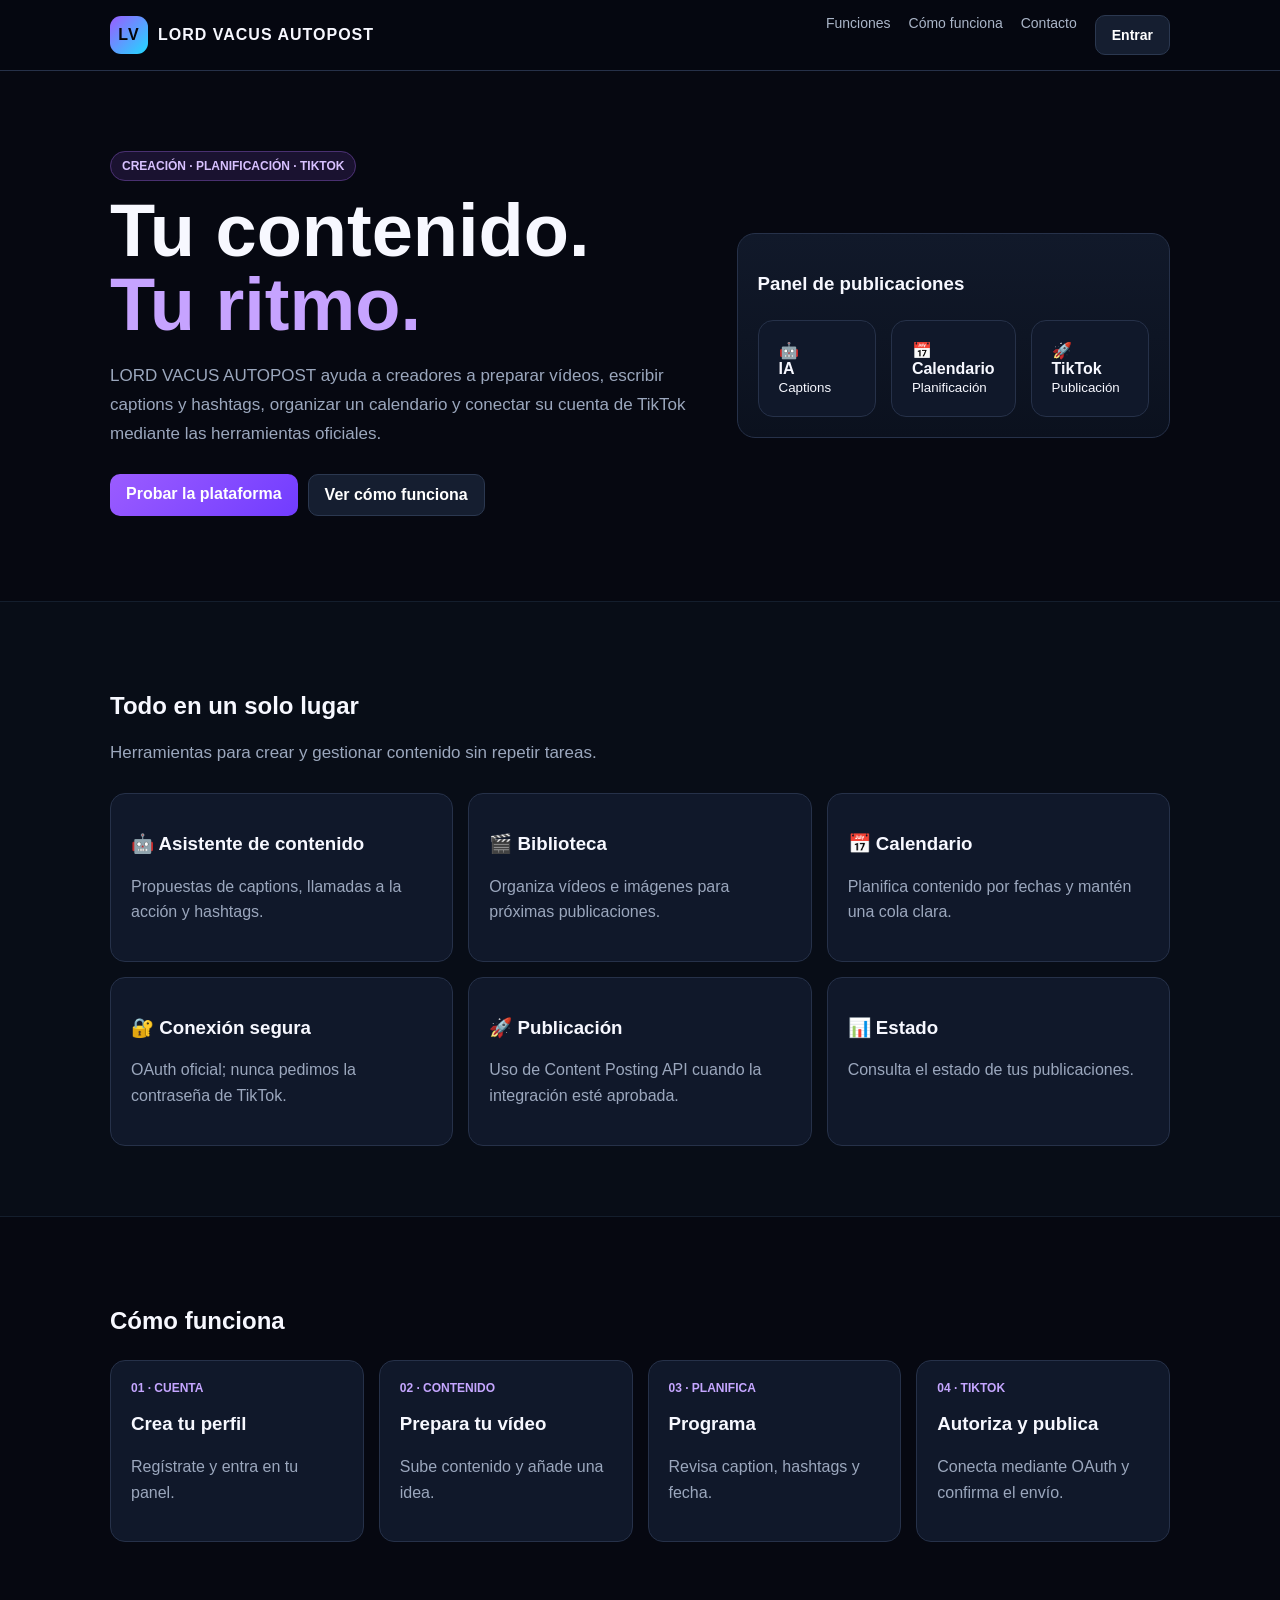
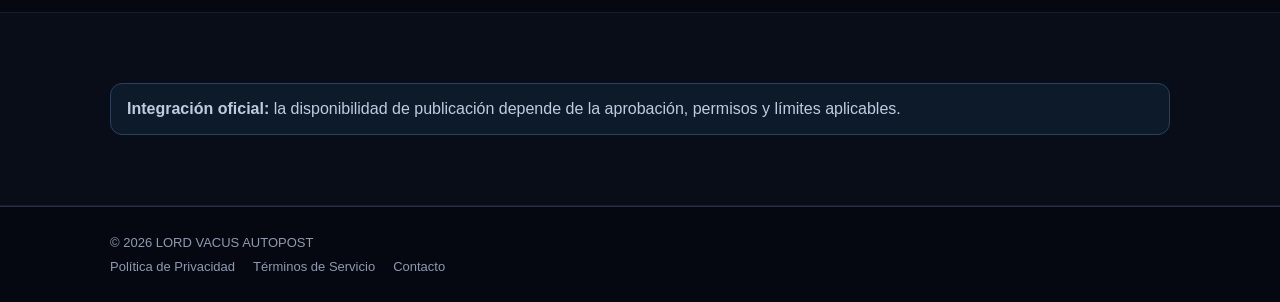
<file: index.html>
<!doctype html><html lang="es"><head><meta charset="utf-8"><meta name="viewport" content="width=device-width,initial-scale=1"><title>Plataforma para creadores · LORD VACUS AUTOPOST</title><meta name="description" content="Plataforma para creadores de LORD VACUS AUTOPOST."><link rel="stylesheet" href="style.css"></head><body><header><div class="wrap nav"><a class="brand" href="index.html"><span class="mark">LV</span>LORD VACUS AUTOPOST</a><nav class="links"><a href="index.html#features">Funciones</a><a href="index.html#how">Cómo funciona</a><a href="contact.html">Contacto</a><a class="btn" href="app.html">Entrar</a></nav></div></header><main><section class="hero"><div class="wrap grid"><div><span class="eyebrow">CREACIÓN · PLANIFICACIÓN · TIKTOK</span><h1>Tu contenido.<br><span class="grad">Tu ritmo.</span></h1><p>LORD VACUS AUTOPOST ayuda a creadores a preparar vídeos, escribir captions y hashtags, organizar un calendario y conectar su cuenta de TikTok mediante las herramientas oficiales.</p><div class="actions"><a class="btn primary" href="app.html">Probar la plataforma</a><a class="btn" href="#how">Ver cómo funciona</a></div></div><div class="mock"><h3>Panel de publicaciones</h3><div class="cards"><div class="feature">🤖<br><b>IA</b><br><small>Captions</small></div><div class="feature">📅<br><b>Calendario</b><br><small>Planificación</small></div><div class="feature">🚀<br><b>TikTok</b><br><small>Publicación</small></div></div></div></div></section><section id="features" class="section alt"><div class="wrap"><h2>Todo en un solo lugar</h2><p class="lead">Herramientas para crear y gestionar contenido sin repetir tareas.</p><div class="features"><div class="feature"><h3>🤖 Asistente de contenido</h3><p>Propuestas de captions, llamadas a la acción y hashtags.</p></div><div class="feature"><h3>🎬 Biblioteca</h3><p>Organiza vídeos e imágenes para próximas publicaciones.</p></div><div class="feature"><h3>📅 Calendario</h3><p>Planifica contenido por fechas y mantén una cola clara.</p></div><div class="feature"><h3>🔐 Conexión segura</h3><p>OAuth oficial; nunca pedimos la contraseña de TikTok.</p></div><div class="feature"><h3>🚀 Publicación</h3><p>Uso de Content Posting API cuando la integración esté aprobada.</p></div><div class="feature"><h3>📊 Estado</h3><p>Consulta el estado de tus publicaciones.</p></div></div></div></section><section id="how" class="section"><div class="wrap"><h2>Cómo funciona</h2><div class="steps"><div class="step"><div class="num">01 · CUENTA</div><h3>Crea tu perfil</h3><p>Regístrate y entra en tu panel.</p></div><div class="step"><div class="num">02 · CONTENIDO</div><h3>Prepara tu vídeo</h3><p>Sube contenido y añade una idea.</p></div><div class="step"><div class="num">03 · PLANIFICA</div><h3>Programa</h3><p>Revisa caption, hashtags y fecha.</p></div><div class="step"><div class="num">04 · TIKTOK</div><h3>Autoriza y publica</h3><p>Conecta mediante OAuth y confirma el envío.</p></div></div></div></section><section class="section alt"><div class="wrap"><div class="notice"><b>Integración oficial:</b> la disponibilidad de publicación depende de la aprobación, permisos y límites aplicables.</div></div></section></main><footer><div class="wrap">© 2026 LORD VACUS AUTOPOST<div class="footerlinks"><a href="privacy.html">Política de Privacidad</a><a href="terms.html">Términos de Servicio</a><a href="contact.html">Contacto</a></div></div></footer></body></html>
</file>
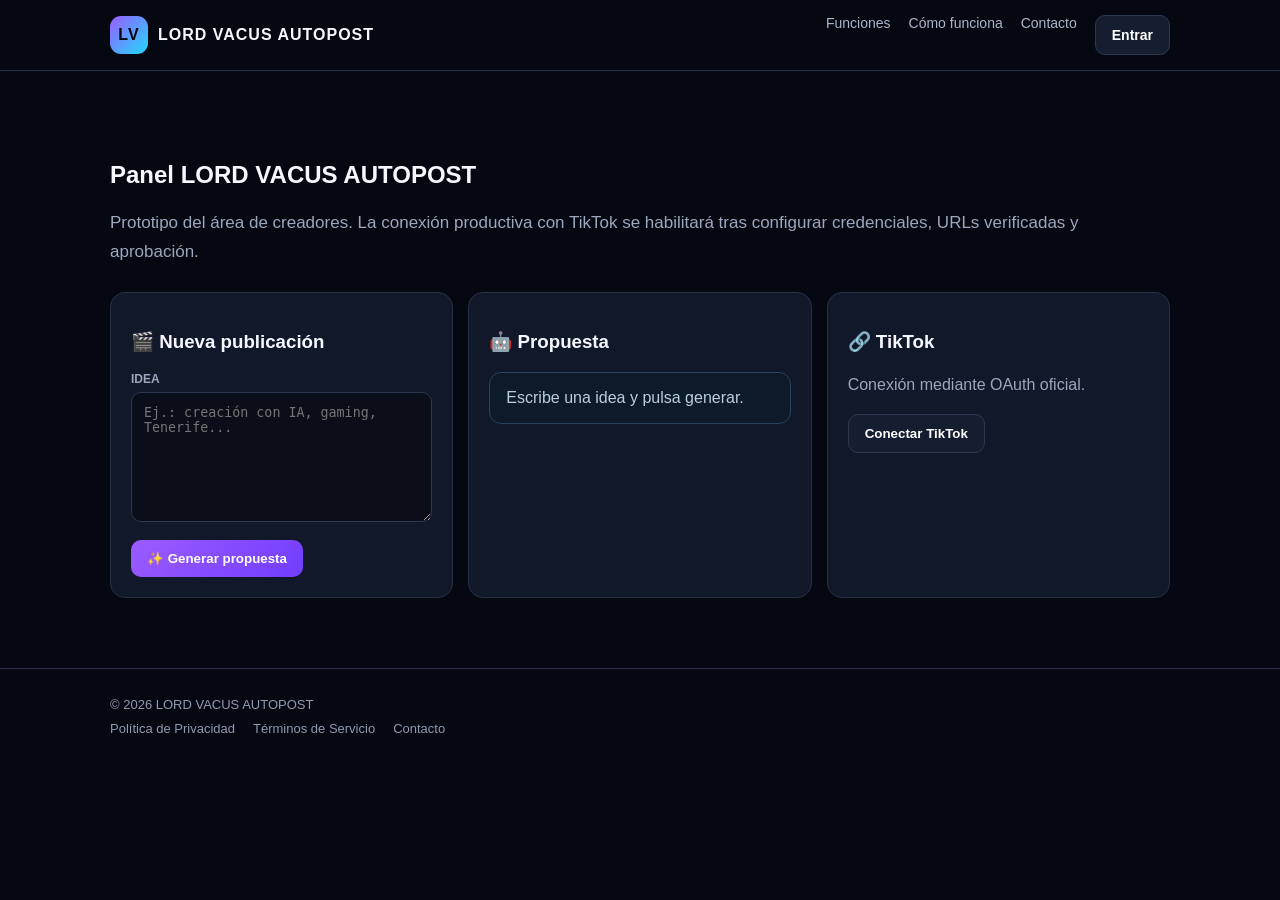
<file: app.html>
<!doctype html><html lang="es"><head><meta charset="utf-8"><meta name="viewport" content="width=device-width,initial-scale=1"><title>Aplicación · LORD VACUS AUTOPOST</title><meta name="description" content="Plataforma para creadores de LORD VACUS AUTOPOST."><link rel="stylesheet" href="style.css"></head><body><header><div class="wrap nav"><a class="brand" href="index.html"><span class="mark">LV</span>LORD VACUS AUTOPOST</a><nav class="links"><a href="index.html#features">Funciones</a><a href="index.html#how">Cómo funciona</a><a href="contact.html">Contacto</a><a class="btn" href="app.html">Entrar</a></nav></div></header><main><section class="section"><div class="wrap"><h1>Panel LORD VACUS AUTOPOST</h1><p class="lead">Prototipo del área de creadores. La conexión productiva con TikTok se habilitará tras configurar credenciales, URLs verificadas y aprobación.</p><div class="features"><div class="feature"><h3>🎬 Nueva publicación</h3><div class="field"><label>IDEA</label><textarea id="idea" placeholder="Ej.: creación con IA, gaming, Tenerife..."></textarea></div><button class="btn primary" onclick="gen()">✨ Generar propuesta</button></div><div class="feature"><h3>🤖 Propuesta</h3><div id="out" class="notice">Escribe una idea y pulsa generar.</div></div><div class="feature"><h3>🔗 TikTok</h3><p>Conexión mediante OAuth oficial.</p><button class="btn" onclick="window.location.href='https://lord-vacus-tiktok-oauth.javibriluc.workers.dev/oauth/login'">Conectar TikTok</button></div></div></div></section></main><script>function gen(){let x=document.getElementById("idea").value.trim()||"una nueva creación";document.getElementById("out").innerHTML="<b>Caption sugerido</b><br><br>🔥 "+x+" 🔥<br><br>Creado con LORD VACUS AUTOPOST.<br><br>#lordvacus #ia #inteligenciaartificial #tiktok #fyp"}</script><footer><div class="wrap">© 2026 LORD VACUS AUTOPOST<div class="footerlinks"><a href="privacy.html">Política de Privacidad</a><a href="terms.html">Términos de Servicio</a><a href="contact.html">Contacto</a></div></div></footer></body></html>
</file>
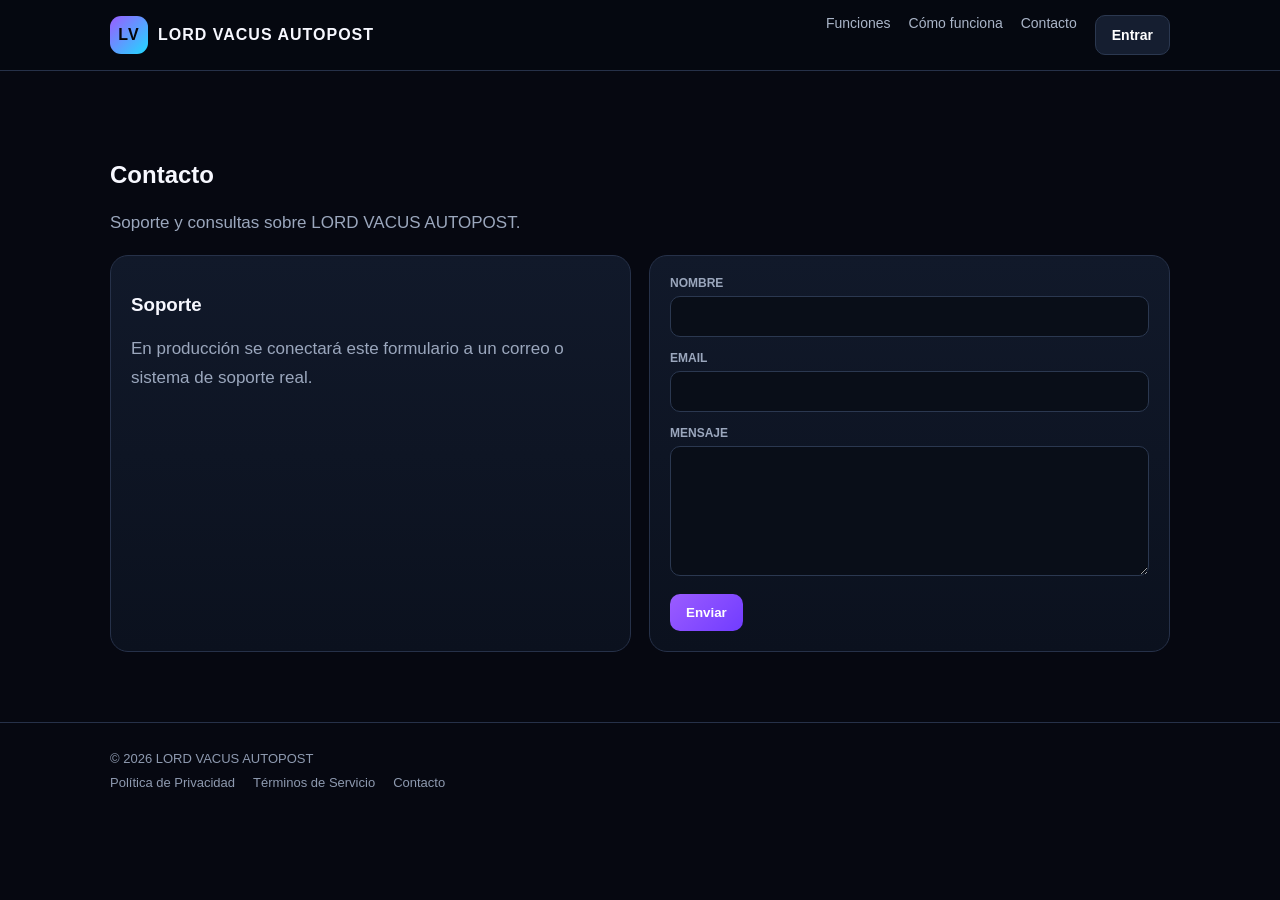
<file: contact.html>
<!doctype html><html lang="es"><head><meta charset="utf-8"><meta name="viewport" content="width=device-width,initial-scale=1"><title>Contacto · LORD VACUS AUTOPOST</title><meta name="description" content="Plataforma para creadores de LORD VACUS AUTOPOST."><link rel="stylesheet" href="style.css"></head><body><header><div class="wrap nav"><a class="brand" href="index.html"><span class="mark">LV</span>LORD VACUS AUTOPOST</a><nav class="links"><a href="index.html#features">Funciones</a><a href="index.html#how">Cómo funciona</a><a href="contact.html">Contacto</a><a class="btn" href="app.html">Entrar</a></nav></div></header><main><section class="section"><div class="wrap"><h1>Contacto</h1><p class="lead">Soporte y consultas sobre LORD VACUS AUTOPOST.</p><div class="contact"><div class="card"><h3>Soporte</h3><p class="lead">En producción se conectará este formulario a un correo o sistema de soporte real.</p></div><form class="card" onsubmit="event.preventDefault();alert('Formulario de demostración. Configura un correo de soporte real antes de publicar.');"><div class="field"><label>NOMBRE</label><input required></div><div class="field"><label>EMAIL</label><input type="email" required></div><div class="field"><label>MENSAJE</label><textarea required></textarea></div><button class="btn primary">Enviar</button></form></div></div></section></main><footer><div class="wrap">© 2026 LORD VACUS AUTOPOST<div class="footerlinks"><a href="privacy.html">Política de Privacidad</a><a href="terms.html">Términos de Servicio</a><a href="contact.html">Contacto</a></div></div></footer></body></html>
</file>
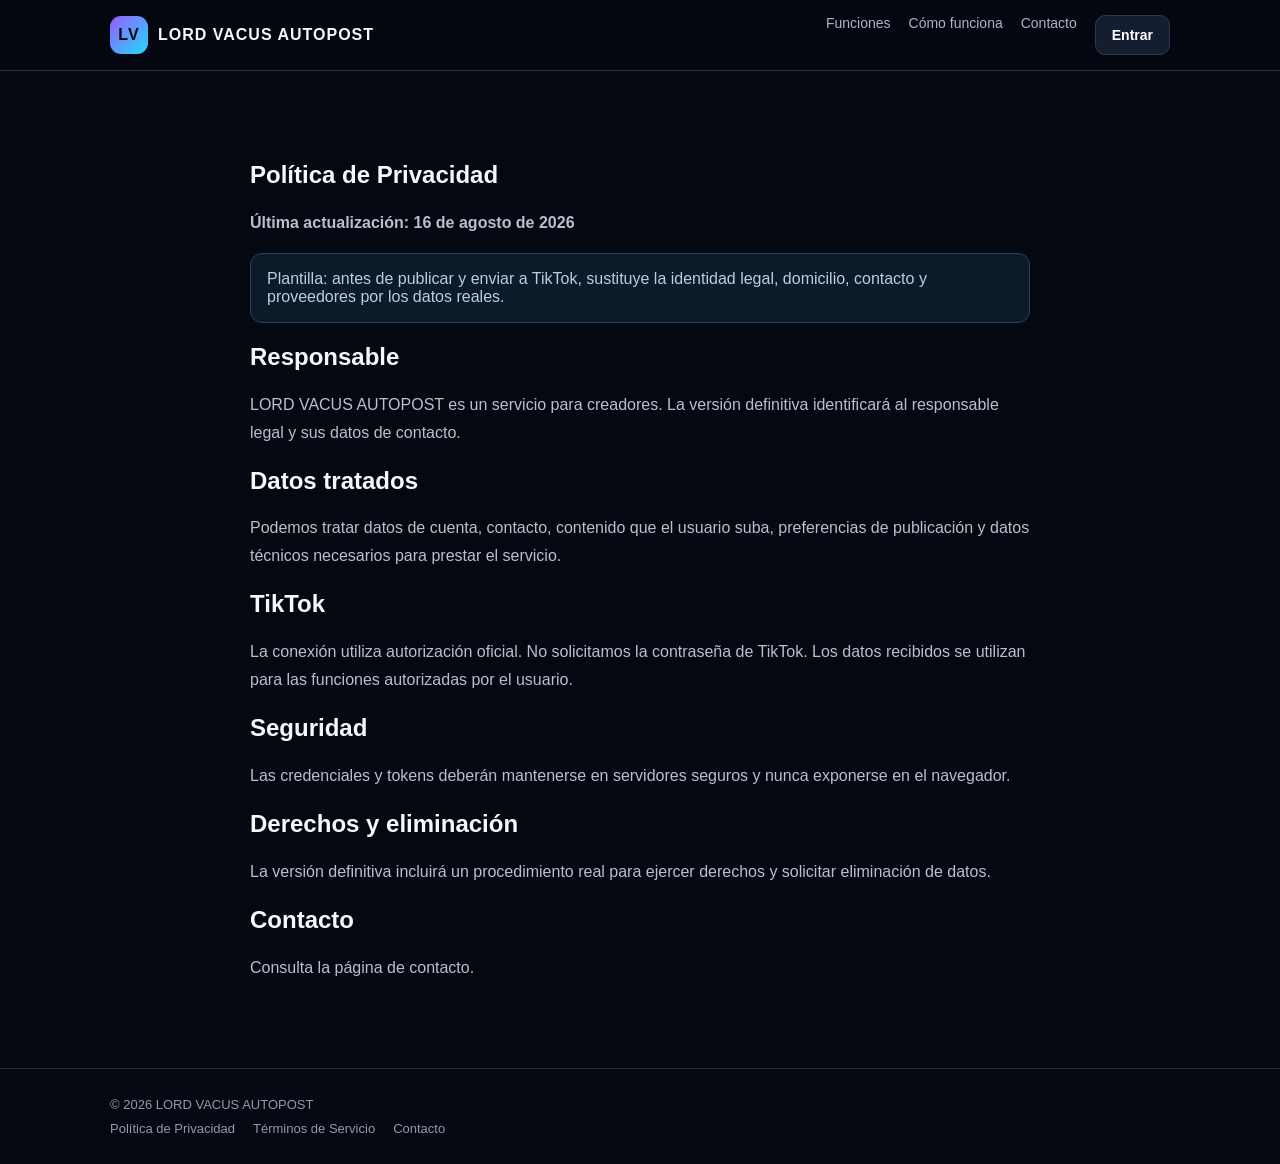
<file: privacy.html>
<!doctype html><html lang="es"><head><meta charset="utf-8"><meta name="viewport" content="width=device-width,initial-scale=1"><title>Política de Privacidad · LORD VACUS AUTOPOST</title><meta name="description" content="Plataforma para creadores de LORD VACUS AUTOPOST."><link rel="stylesheet" href="style.css"></head><body><header><div class="wrap nav"><a class="brand" href="index.html"><span class="mark">LV</span>LORD VACUS AUTOPOST</a><nav class="links"><a href="index.html#features">Funciones</a><a href="index.html#how">Cómo funciona</a><a href="contact.html">Contacto</a><a class="btn" href="app.html">Entrar</a></nav></div></header><main><article class="legal"><h1>Política de Privacidad</h1><p><b>Última actualización: 16 de agosto de 2026</b></p><div class="notice">Plantilla: antes de publicar y enviar a TikTok, sustituye la identidad legal, domicilio, contacto y proveedores por los datos reales.</div><h2>Responsable</h2><p>LORD VACUS AUTOPOST es un servicio para creadores. La versión definitiva identificará al responsable legal y sus datos de contacto.</p><h2>Datos tratados</h2><p>Podemos tratar datos de cuenta, contacto, contenido que el usuario suba, preferencias de publicación y datos técnicos necesarios para prestar el servicio.</p><h2>TikTok</h2><p>La conexión utiliza autorización oficial. No solicitamos la contraseña de TikTok. Los datos recibidos se utilizan para las funciones autorizadas por el usuario.</p><h2>Seguridad</h2><p>Las credenciales y tokens deberán mantenerse en servidores seguros y nunca exponerse en el navegador.</p><h2>Derechos y eliminación</h2><p>La versión definitiva incluirá un procedimiento real para ejercer derechos y solicitar eliminación de datos.</p><h2>Contacto</h2><p>Consulta la página de contacto.</p></article></main><footer><div class="wrap">© 2026 LORD VACUS AUTOPOST<div class="footerlinks"><a href="privacy.html">Política de Privacidad</a><a href="terms.html">Términos de Servicio</a><a href="contact.html">Contacto</a></div></div></footer></body></html>
</file>
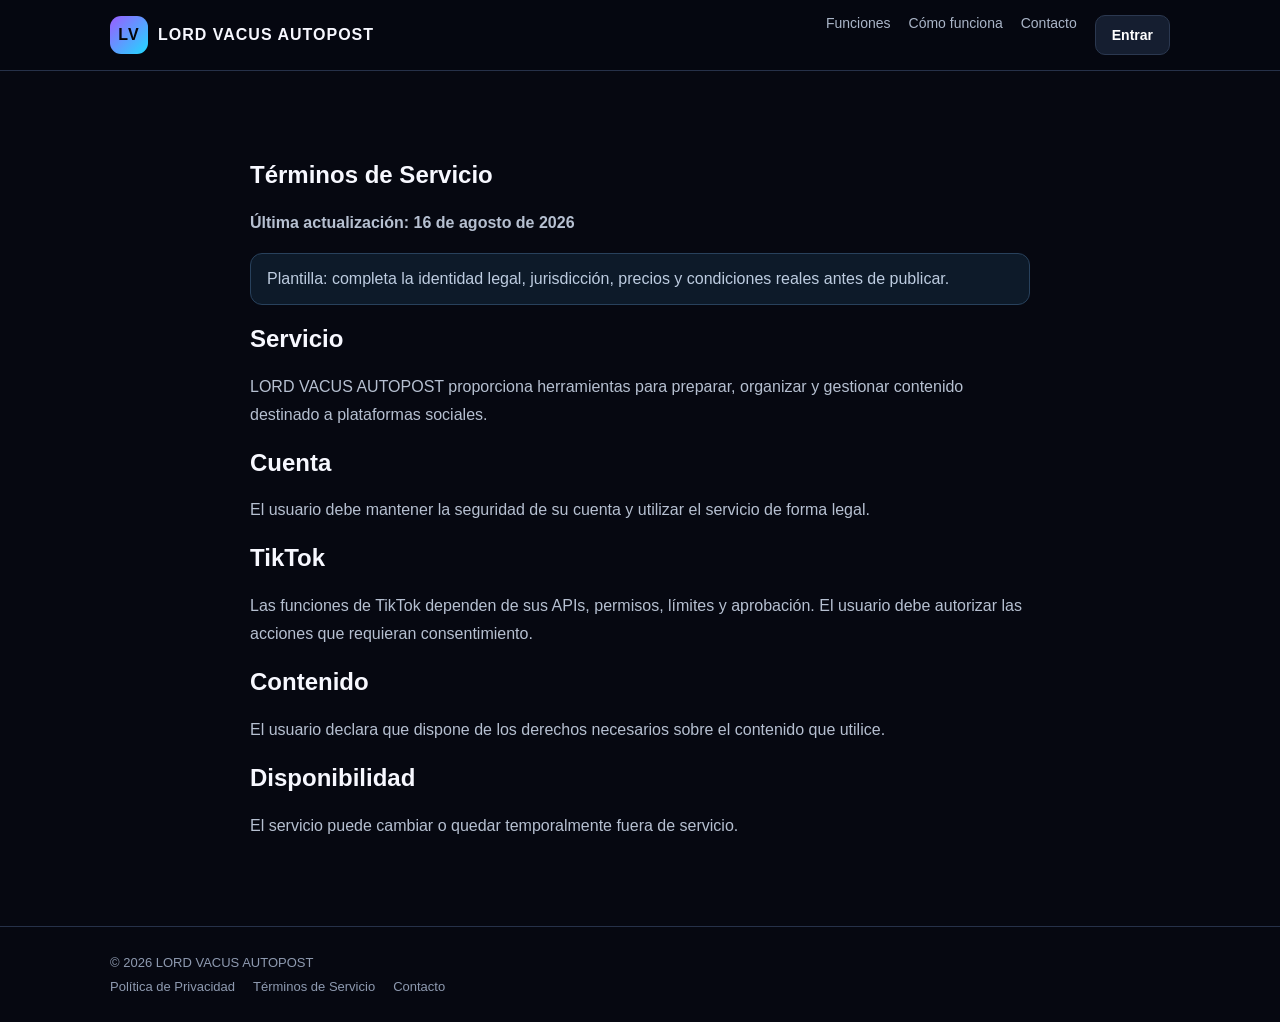
<file: terms.html>
<!doctype html><html lang="es"><head><meta charset="utf-8"><meta name="viewport" content="width=device-width,initial-scale=1"><title>Términos de Servicio · LORD VACUS AUTOPOST</title><meta name="description" content="Plataforma para creadores de LORD VACUS AUTOPOST."><link rel="stylesheet" href="style.css"></head><body><header><div class="wrap nav"><a class="brand" href="index.html"><span class="mark">LV</span>LORD VACUS AUTOPOST</a><nav class="links"><a href="index.html#features">Funciones</a><a href="index.html#how">Cómo funciona</a><a href="contact.html">Contacto</a><a class="btn" href="app.html">Entrar</a></nav></div></header><main><article class="legal"><h1>Términos de Servicio</h1><p><b>Última actualización: 16 de agosto de 2026</b></p><div class="notice">Plantilla: completa la identidad legal, jurisdicción, precios y condiciones reales antes de publicar.</div><h2>Servicio</h2><p>LORD VACUS AUTOPOST proporciona herramientas para preparar, organizar y gestionar contenido destinado a plataformas sociales.</p><h2>Cuenta</h2><p>El usuario debe mantener la seguridad de su cuenta y utilizar el servicio de forma legal.</p><h2>TikTok</h2><p>Las funciones de TikTok dependen de sus APIs, permisos, límites y aprobación. El usuario debe autorizar las acciones que requieran consentimiento.</p><h2>Contenido</h2><p>El usuario declara que dispone de los derechos necesarios sobre el contenido que utilice.</p><h2>Disponibilidad</h2><p>El servicio puede cambiar o quedar temporalmente fuera de servicio.</p></article></main><footer><div class="wrap">© 2026 LORD VACUS AUTOPOST<div class="footerlinks"><a href="privacy.html">Política de Privacidad</a><a href="terms.html">Términos de Servicio</a><a href="contact.html">Contacto</a></div></div></footer></body></html>
</file>
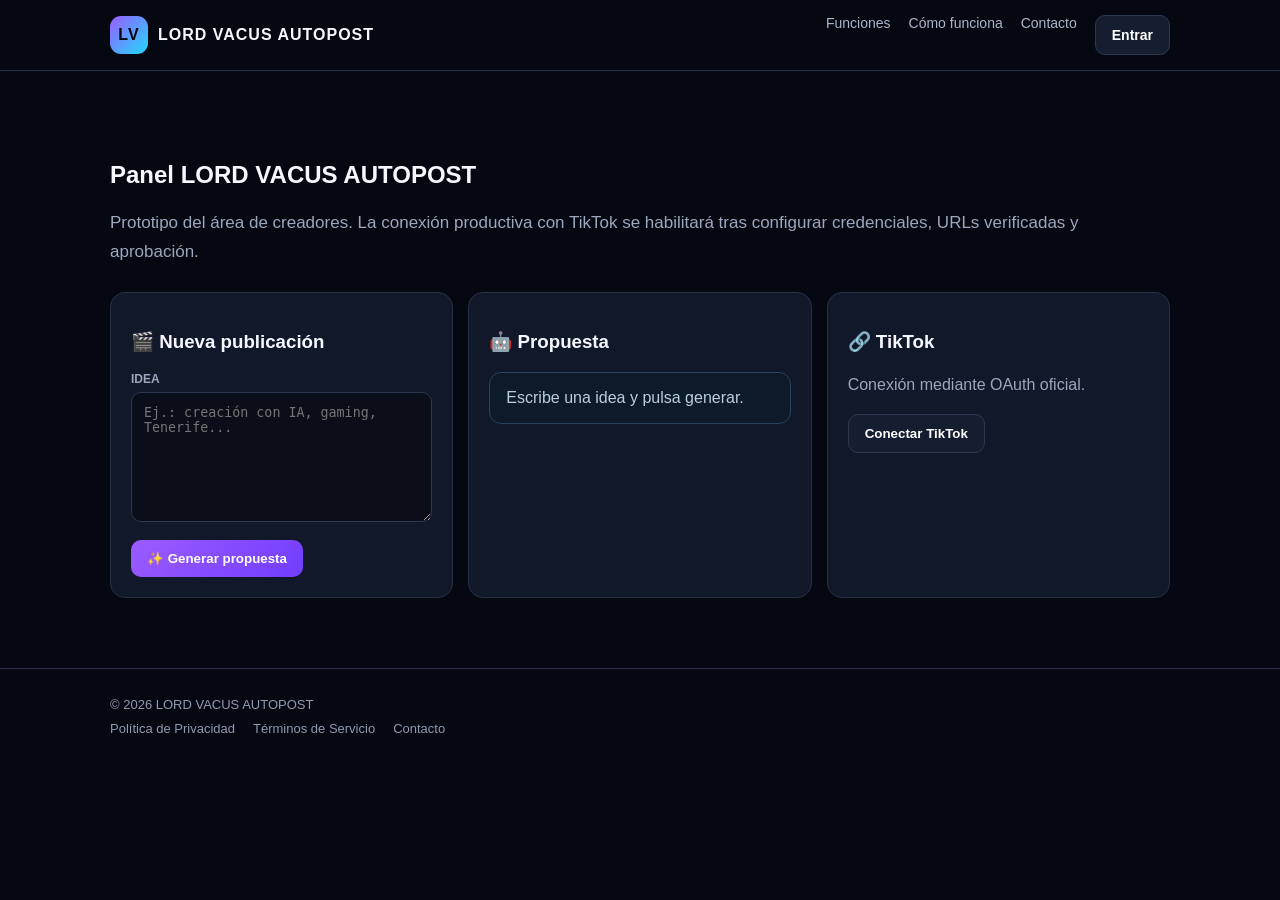
<file: public/app.html>
<!doctype html><html lang="es"><head><meta charset="utf-8"><meta name="viewport" content="width=device-width,initial-scale=1"><title>Aplicación · LORD VACUS AUTOPOST</title><meta name="description" content="Plataforma para creadores de LORD VACUS AUTOPOST."><link rel="stylesheet" href="style.css"></head><body><header><div class="wrap nav"><a class="brand" href="index.html"><span class="mark">LV</span>LORD VACUS AUTOPOST</a><nav class="links"><a href="index.html#features">Funciones</a><a href="index.html#how">Cómo funciona</a><a href="contact.html">Contacto</a><a class="btn" href="app.html">Entrar</a></nav></div></header><main><section class="section"><div class="wrap"><h1>Panel LORD VACUS AUTOPOST</h1><p class="lead">Prototipo del área de creadores. La conexión productiva con TikTok se habilitará tras configurar credenciales, URLs verificadas y aprobación.</p><div class="features"><div class="feature"><h3>🎬 Nueva publicación</h3><div class="field"><label>IDEA</label><textarea id="idea" placeholder="Ej.: creación con IA, gaming, Tenerife..."></textarea></div><button class="btn primary" onclick="gen()">✨ Generar propuesta</button></div><div class="feature"><h3>🤖 Propuesta</h3><div id="out" class="notice">Escribe una idea y pulsa generar.</div></div><div class="feature"><h3>🔗 TikTok</h3><p>Conexión mediante OAuth oficial.</p><button class="btn" onclick="alert('OAuth de TikTok se configurará en el backend de producción.')">Conectar TikTok</button></div></div></div></section></main><script>function gen(){let x=document.getElementById("idea").value.trim()||"una nueva creación";document.getElementById("out").innerHTML="<b>Caption sugerido</b><br><br>🔥 "+x+" 🔥<br><br>Creado con LORD VACUS AUTOPOST.<br><br>#lordvacus #ia #inteligenciaartificial #tiktok #fyp"}</script><footer><div class="wrap">© 2026 LORD VACUS AUTOPOST<div class="footerlinks"><a href="privacy.html">Política de Privacidad</a><a href="terms.html">Términos de Servicio</a><a href="contact.html">Contacto</a></div></div></footer></body></html>
</file>
<file: style.css>
*{box-sizing:border-box}body{margin:0;background:#060811;color:#f7f8ff;font-family:Arial,sans-serif}a{color:inherit;text-decoration:none}.wrap{max-width:1100px;margin:auto;padding:0 20px}header{border-bottom:1px solid #263149;background:#060811ee;position:sticky;top:0}.nav{height:70px;display:flex;justify-content:space-between;align-items:center}.brand{font-weight:900;letter-spacing:1px;display:flex;align-items:center;gap:10px}.mark{width:38px;height:38px;border-radius:11px;display:grid;place-items:center;background:linear-gradient(135deg,#9b5cff,#20d9ff);color:#05060b}.links{display:flex;gap:18px;color:#aab5c8;font-size:14px}.btn{display:inline-block;padding:11px 16px;border-radius:10px;background:#151e30;border:1px solid #2b3850;color:#fff;font-weight:800}.primary{background:linear-gradient(135deg,#9b5cff,#713cff);border:0}.hero{padding:85px 0}.grid{display:grid;grid-template-columns:1.15fr .85fr;gap:40px;align-items:center}.eyebrow{color:#d8c1ff;background:#1a1230;border:1px solid #493070;border-radius:99px;padding:7px 11px;font-size:12px;font-weight:800}.hero h1{font-size:clamp(44px,7vw,74px);line-height:1;margin:20px 0}.grad{color:#c6a3ff}.hero p,.lead{color:#9ba7bd;line-height:1.7;font-size:17px}.actions{display:flex;gap:10px;flex-wrap:wrap;margin-top:25px}.mock,.card{background:linear-gradient(180deg,#11192a,#0b111e);border:1px solid #263149;border-radius:18px;padding:20px}.cards,.features,.steps{display:grid;grid-template-columns:repeat(3,1fr);gap:15px;margin-top:25px}.features{grid-template-columns:repeat(3,1fr)}.steps{grid-template-columns:repeat(4,1fr)}.section{padding:70px 0}.alt{background:#080d17;border-top:1px solid #141e2d;border-bottom:1px solid #141e2d}.feature,.step{background:#10182a;border:1px solid #263149;border-radius:15px;padding:20px}.feature p,.step p{color:#9ba7bd;line-height:1.6}.num{color:#c5a6ff;font-size:12px;font-weight:900}.notice{padding:16px;border:1px solid #28415c;background:#0d1a29;border-radius:12px;color:#bdcce0}.legal{max-width:820px;margin:auto;padding:70px 20px}.legal p,.legal li{color:#b6c0d1;line-height:1.75}.contact{display:grid;grid-template-columns:1fr 1fr;gap:18px}.field{margin-bottom:14px}.field label{display:block;color:#9ba7bd;font-size:12px;font-weight:800;margin-bottom:6px}.field input,.field textarea{width:100%;background:#090e18;border:1px solid #2b3850;color:white;padding:12px;border-radius:10px}.field textarea{min-height:130px}footer{border-top:1px solid #263149;padding:28px 0;color:#8e9ab0;font-size:13px}.footerlinks{display:flex;gap:18px;margin-top:9px}@media(max-width:800px){.grid,.contact{grid-template-columns:1fr}.features,.steps{grid-template-columns:1fr 1fr}.links{display:none}}@media(max-width:480px){.features,.steps,.cards{grid-template-columns:1fr}}
</file>
<file: public/style.css>
*{box-sizing:border-box}body{margin:0;background:#060811;color:#f7f8ff;font-family:Arial,sans-serif}a{color:inherit;text-decoration:none}.wrap{max-width:1100px;margin:auto;padding:0 20px}header{border-bottom:1px solid #263149;background:#060811ee;position:sticky;top:0}.nav{height:70px;display:flex;justify-content:space-between;align-items:center}.brand{font-weight:900;letter-spacing:1px;display:flex;align-items:center;gap:10px}.mark{width:38px;height:38px;border-radius:11px;display:grid;place-items:center;background:linear-gradient(135deg,#9b5cff,#20d9ff);color:#05060b}.links{display:flex;gap:18px;color:#aab5c8;font-size:14px}.btn{display:inline-block;padding:11px 16px;border-radius:10px;background:#151e30;border:1px solid #2b3850;color:#fff;font-weight:800}.primary{background:linear-gradient(135deg,#9b5cff,#713cff);border:0}.hero{padding:85px 0}.grid{display:grid;grid-template-columns:1.15fr .85fr;gap:40px;align-items:center}.eyebrow{color:#d8c1ff;background:#1a1230;border:1px solid #493070;border-radius:99px;padding:7px 11px;font-size:12px;font-weight:800}.hero h1{font-size:clamp(44px,7vw,74px);line-height:1;margin:20px 0}.grad{color:#c6a3ff}.hero p,.lead{color:#9ba7bd;line-height:1.7;font-size:17px}.actions{display:flex;gap:10px;flex-wrap:wrap;margin-top:25px}.mock,.card{background:linear-gradient(180deg,#11192a,#0b111e);border:1px solid #263149;border-radius:18px;padding:20px}.cards,.features,.steps{display:grid;grid-template-columns:repeat(3,1fr);gap:15px;margin-top:25px}.features{grid-template-columns:repeat(3,1fr)}.steps{grid-template-columns:repeat(4,1fr)}.section{padding:70px 0}.alt{background:#080d17;border-top:1px solid #141e2d;border-bottom:1px solid #141e2d}.feature,.step{background:#10182a;border:1px solid #263149;border-radius:15px;padding:20px}.feature p,.step p{color:#9ba7bd;line-height:1.6}.num{color:#c5a6ff;font-size:12px;font-weight:900}.notice{padding:16px;border:1px solid #28415c;background:#0d1a29;border-radius:12px;color:#bdcce0}.legal{max-width:820px;margin:auto;padding:70px 20px}.legal p,.legal li{color:#b6c0d1;line-height:1.75}.contact{display:grid;grid-template-columns:1fr 1fr;gap:18px}.field{margin-bottom:14px}.field label{display:block;color:#9ba7bd;font-size:12px;font-weight:800;margin-bottom:6px}.field input,.field textarea{width:100%;background:#090e18;border:1px solid #2b3850;color:white;padding:12px;border-radius:10px}.field textarea{min-height:130px}footer{border-top:1px solid #263149;padding:28px 0;color:#8e9ab0;font-size:13px}.footerlinks{display:flex;gap:18px;margin-top:9px}@media(max-width:800px){.grid,.contact{grid-template-columns:1fr}.features,.steps{grid-template-columns:1fr 1fr}.links{display:none}}@media(max-width:480px){.features,.steps,.cards{grid-template-columns:1fr}}
</file>
